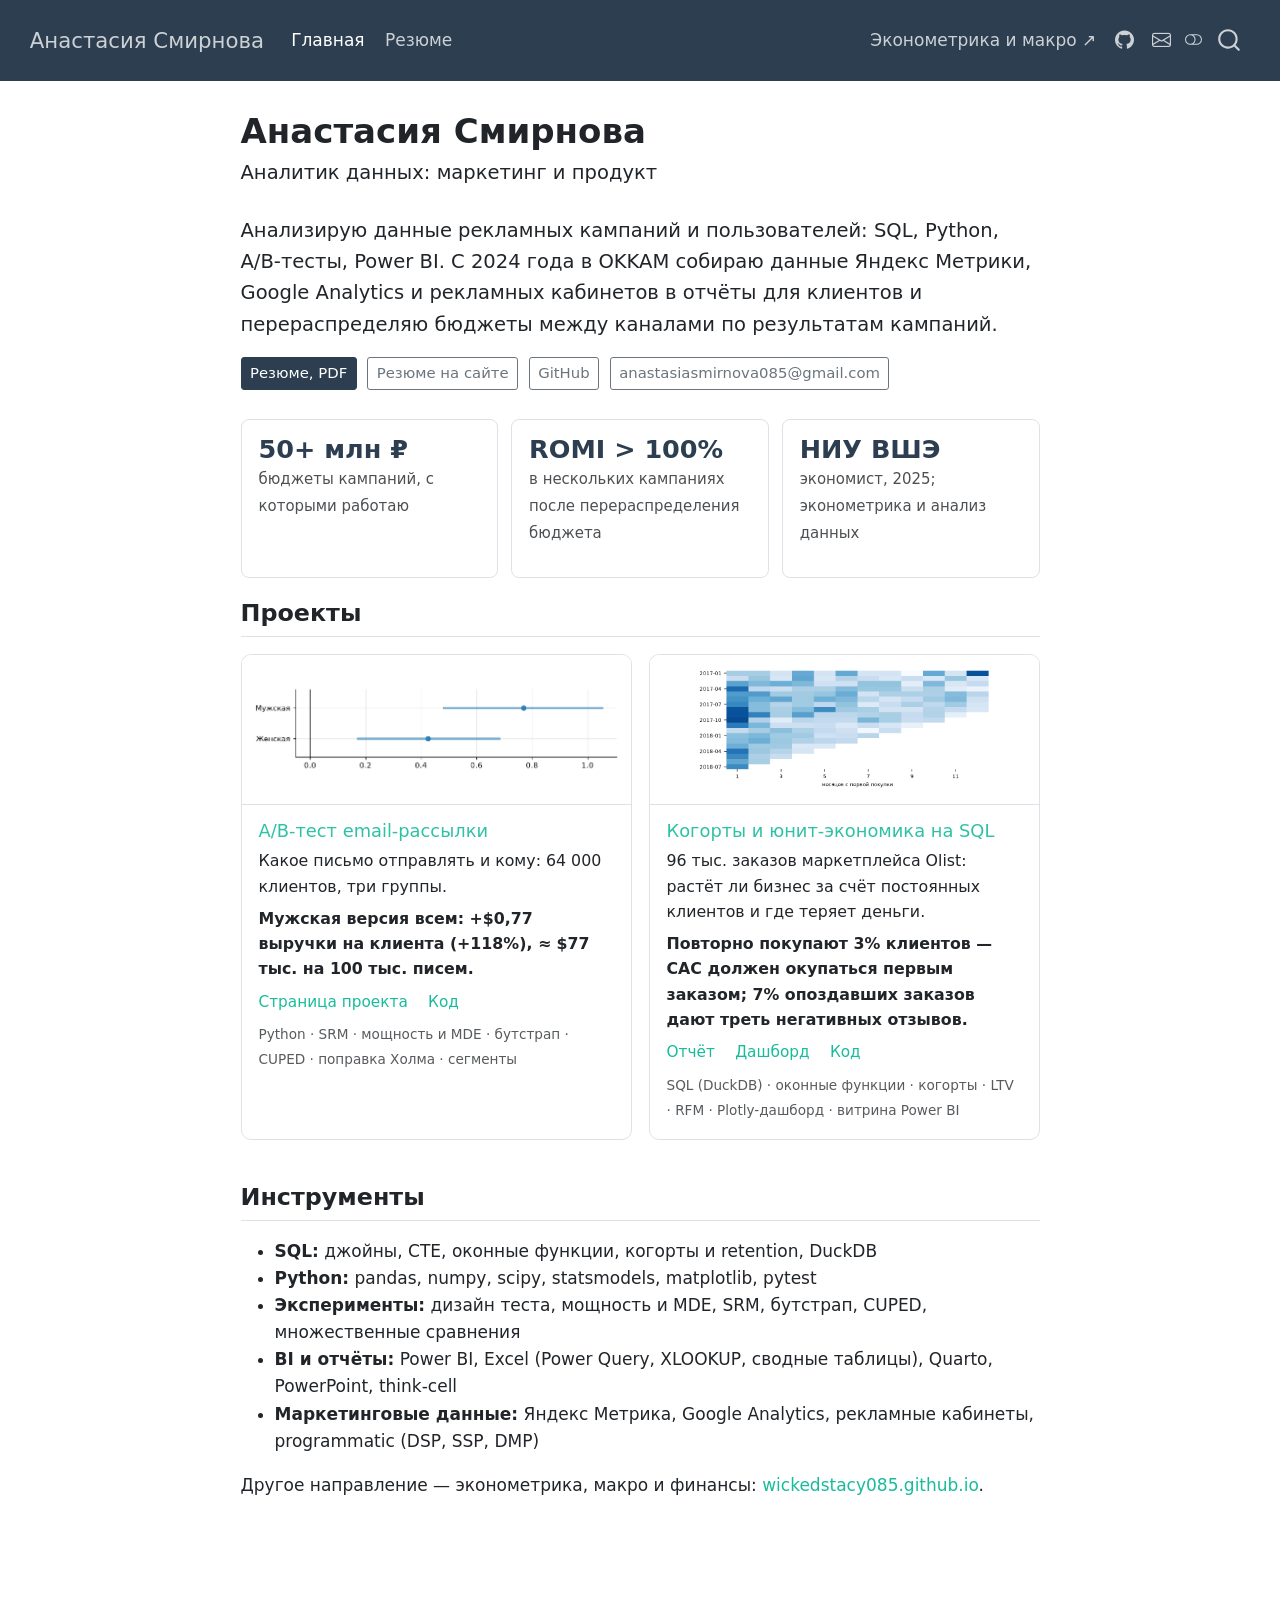
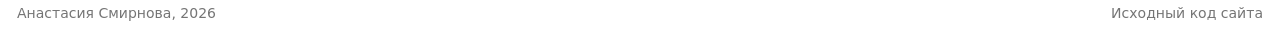
<file: index.html>
<!DOCTYPE html>
<html xmlns="http://www.w3.org/1999/xhtml" lang="ru" xml:lang="ru"><head>

<meta charset="utf-8">
<meta name="generator" content="quarto-1.11.9">

<meta name="viewport" content="width=device-width, initial-scale=1.0, user-scalable=yes">


<title>Анастасия Смирнова</title>
<style>
/* Default styles provided by pandoc.
** See https://pandoc.org/MANUAL.html#variables-for-html for config info.
*/
span.smallcaps{font-variant: small-caps;}
div.columns{display: flex; gap: 1.5em;}
div.column{flex: auto;}
@media screen {
div.columns{gap: min(4vw, 1.5em);}
div.column{overflow-x: auto;}
}
div.hanging-indent{margin-left: 1.5em; text-indent: -1.5em;}
ul.task-list{list-style: none;}
ul.task-list li input[type="checkbox"] {
  width: 0.8em;
  margin: 0 0.8em 0.2em -1em; /* quarto-specific, see https://github.com/quarto-dev/quarto-cli/issues/4556 */ 
  vertical-align: middle;
}
</style>


<script src="site_libs/quarto-nav/quarto-nav.js"></script>
<script src="site_libs/quarto-nav/headroom.min.js"></script>
<script src="site_libs/clipboard/clipboard.min.js"></script>
<script src="site_libs/quarto-search/autocomplete.umd.js"></script>
<script src="site_libs/quarto-search/fuse.min.js"></script>
<script src="site_libs/quarto-search/quarto-search.js"></script>
<meta name="quarto:offset" content="./">
<script src="site_libs/quarto-html/quarto.js" type="module"></script>
<script src="site_libs/quarto-html/tabsets/tabsets.js" type="module"></script>
<script src="site_libs/quarto-html/scrollable-regions/scrollable-regions.js" type="module"></script>
<script src="site_libs/quarto-html/popper.min.js"></script>
<script src="site_libs/quarto-html/tippy.umd.min.js"></script>
<script src="site_libs/quarto-html/anchor.min.js"></script>
<link href="site_libs/quarto-html/tippy.css" rel="stylesheet">
<link href="site_libs/quarto-html/quarto-syntax-highlighting-63b5708e65d6cd79cd7618c58d0c21e7.css" rel="stylesheet" class="quarto-color-scheme" id="quarto-text-highlighting-styles">
<link href="site_libs/quarto-html/quarto-syntax-highlighting-dark-447e42e69aaa9833c0ba1b986f430b20.css" rel="stylesheet" class="quarto-color-scheme quarto-color-alternate" id="quarto-text-highlighting-styles">
<link href="site_libs/quarto-html/quarto-syntax-highlighting-63b5708e65d6cd79cd7618c58d0c21e7.css" rel="stylesheet" class="quarto-color-scheme-extra" id="quarto-text-highlighting-styles">
<script src="site_libs/bootstrap/bootstrap.min.js"></script>
<link href="site_libs/bootstrap/bootstrap-icons.css" rel="stylesheet">
<link href="site_libs/bootstrap/bootstrap-16fb2afdab2c977a88d0d4b7b8294ec5.min.css" rel="stylesheet" append-hash="true" class="quarto-color-scheme" id="quarto-bootstrap" data-mode="light">
<link href="site_libs/bootstrap/bootstrap-dark-0849af376b108c23856351c3808229f8.min.css" rel="stylesheet" append-hash="true" class="quarto-color-scheme quarto-color-alternate" id="quarto-bootstrap" data-mode="dark">
<link href="site_libs/bootstrap/bootstrap-16fb2afdab2c977a88d0d4b7b8294ec5.min.css" rel="stylesheet" append-hash="true" class="quarto-color-scheme-extra" id="quarto-bootstrap" data-mode="light">
<script id="quarto-search-options" type="application/json">{
  "location": "navbar",
  "copy-button": false,
  "collapse-after": 3,
  "panel-placement": "end",
  "type": "overlay",
  "limit": 50,
  "keyboard-shortcut": [
    "f",
    "/",
    "s"
  ],
  "show-item-context": false,
  "language": {
    "search-no-results-text": "Поиск не дал результатов",
    "search-matching-documents-text": "Результаты поиска",
    "search-copy-link-title": "Скопировать ссылку",
    "search-hide-matches-text": "Скрыть дополнительные результаты",
    "search-more-match-text": "дополнительный результат в этом документе",
    "search-more-matches-text": "дополнительных результата(-ов) в этом документе",
    "search-clear-button-title": "Очистить",
    "search-text-placeholder": "",
    "search-detached-cancel-button-title": "Отменить",
    "search-submit-button-title": "Найти",
    "search-label": "Поиск"
  }
}</script>


<meta property="og:title" content="Анастасия Смирнова">
<meta property="og:description" content="Аналитик данных: маркетинг и продукт">
<meta property="og:image" content="https://wickedstacy085.github.io/analytics/assets/ab-test.png">
<meta property="og:site_name" content="Анастасия Смирнова">
<meta property="og:image:alt" content="Прирост выручки на клиента от мужской и женской версий письма с доверительными интервалами">
<meta property="og:image:height" content="187">
<meta property="og:image:width" content="759">
</head>

<body class="nav-fixed fullcontent quarto-light"><a id="quarto-skip-link" class="visually-hidden-focusable" href="#quarto-document-content">Skip to main content</a><script id="quarto-html-before-body" type="application/javascript">
    const toggleBodyColorMode = (bsSheetEl) => {
      const mode = bsSheetEl.getAttribute("data-mode");
      const bodyEl = window.document.querySelector("body");
      if (mode === "dark") {
        bodyEl.classList.add("quarto-dark");
        bodyEl.classList.remove("quarto-light");
      } else {
        bodyEl.classList.add("quarto-light");
        bodyEl.classList.remove("quarto-dark");
      }
    }
    const toggleBodyColorPrimary = () => {
      const bsSheetEl = window.document.querySelector("link#quarto-bootstrap:not([rel=disabled-stylesheet])");
      if (bsSheetEl) {
        toggleBodyColorMode(bsSheetEl);
      }
    }
    const setColorSchemeToggle = (alternate) => {
      const toggles = window.document.querySelectorAll('.quarto-color-scheme-toggle');
      for (let i=0; i < toggles.length; i++) {
        const toggle = toggles[i];
        if (toggle) {
          toggle.setAttribute("aria-checked", alternate ? "true" : "false");
          if (alternate) {
            toggle.classList.add("alternate");
          } else {
            toggle.classList.remove("alternate");
          }
        }
      }
    };
    const toggleColorMode = (alternate) => {
      // Switch the stylesheets
      const primaryStylesheets = window.document.querySelectorAll('link.quarto-color-scheme:not(.quarto-color-alternate)');
      const alternateStylesheets = window.document.querySelectorAll('link.quarto-color-scheme.quarto-color-alternate');
      manageTransitions('#quarto-margin-sidebar .nav-link', false);
      if (alternate) {
        // note: dark is layered on light, we don't disable primary!
        enableStylesheet(alternateStylesheets);
        for (const sheetNode of alternateStylesheets) {
          if (sheetNode.id === "quarto-bootstrap") {
            toggleBodyColorMode(sheetNode);
          }
        }
      } else {
        disableStylesheet(alternateStylesheets);
        enableStylesheet(primaryStylesheets)
        toggleBodyColorPrimary();
      }
      manageTransitions('#quarto-margin-sidebar .nav-link', true);
      // Switch the toggles
      setColorSchemeToggle(alternate)
    }
    // Hack to workaround the fact that safari doesn't
    // properly recolor the scrollbar when toggling (#1455).
    // Not run on load: stylesheets are set before first paint there, and
    // scrolling would undo the scroll to a URL fragment (#14973).
    // The one pixel nudge keeps the reader where they were.
    const refreshSafariScrollbar = () => {
      if (navigator.userAgent.indexOf('Safari') > 0 && navigator.userAgent.indexOf('Chrome') == -1) {
        manageTransitions("body", false);
        const scrollY = window.scrollY;
        window.scrollTo(0, scrollY > 0 ? scrollY - 1 : 1);
        setTimeout(() => {
          window.scrollTo(0, scrollY);
          manageTransitions("body", true);
        }, 40);
      }
    }
    const disableStylesheet = (stylesheets) => {
      for (let i=0; i < stylesheets.length; i++) {
        const stylesheet = stylesheets[i];
        stylesheet.rel = 'disabled-stylesheet';
      }
    }
    const enableStylesheet = (stylesheets) => {
      for (let i=0; i < stylesheets.length; i++) {
        const stylesheet = stylesheets[i];
        if(stylesheet.rel !== 'stylesheet') { // for Chrome, which will still FOUC without this check
          stylesheet.rel = 'stylesheet';
        }
      }
    }
    const manageTransitions = (selector, allowTransitions) => {
      const els = window.document.querySelectorAll(selector);
      for (let i=0; i < els.length; i++) {
        const el = els[i];
        if (allowTransitions) {
          el.classList.remove('notransition');
        } else {
          el.classList.add('notransition');
        }
      }
    }
    const isFileUrl = () => {
      return window.location.protocol === 'file:';
    }
    const hasAlternateSentinel = () => {
      let styleSentinel = getColorSchemeSentinel();
      if (styleSentinel !== null) {
        return styleSentinel === "alternate";
      } else {
        return false;
      }
    }
    const setStyleSentinel = (alternate) => {
      const value = alternate ? "alternate" : "default";
      if (!isFileUrl()) {
        window.localStorage.setItem("quarto-color-scheme", value);
      } else {
        localAlternateSentinel = value;
      }
    }
    const getColorSchemeSentinel = () => {
      if (!isFileUrl()) {
        const storageValue = window.localStorage.getItem("quarto-color-scheme");
        return storageValue != null ? storageValue : localAlternateSentinel;
      } else {
        return localAlternateSentinel;
      }
    }
    const toggleGiscusIfUsed = (isAlternate, darkModeDefault) => {
      const baseTheme = document.querySelector('#giscus-base-theme')?.value ?? 'light';
      const alternateTheme = document.querySelector('#giscus-alt-theme')?.value ?? 'dark';
      let newTheme = '';
      if(authorPrefersDark) {
        newTheme = isAlternate ? baseTheme : alternateTheme;
      } else {
        newTheme = isAlternate ? alternateTheme : baseTheme;
      }
      const changeGiscusTheme = () => {
        // From: https://github.com/giscus/giscus/issues/336
        const sendMessage = (message) => {
          const iframe = document.querySelector('iframe.giscus-frame');
          if (!iframe) return;
          iframe.contentWindow.postMessage({ giscus: message }, 'https://giscus.app');
        }
        sendMessage({
          setConfig: {
            theme: newTheme
          }
        });
      }
      const isGiscussLoaded = window.document.querySelector('iframe.giscus-frame') !== null;
      if (isGiscussLoaded) {
        changeGiscusTheme();
      }
    };
    const authorPrefersDark = false;
    const darkModeDefault = authorPrefersDark;
      document.querySelector('link#quarto-text-highlighting-styles.quarto-color-scheme-extra').rel = 'disabled-stylesheet';
      document.querySelector('link#quarto-bootstrap.quarto-color-scheme-extra').rel = 'disabled-stylesheet';
    let localAlternateSentinel = darkModeDefault ? 'alternate' : 'default';
    // Dark / light mode switch
    window.quartoToggleColorScheme = () => {
      // Read the current dark / light value
      let toAlternate = !hasAlternateSentinel();
      toggleColorMode(toAlternate);
      refreshSafariScrollbar();
      setStyleSentinel(toAlternate);
      toggleGiscusIfUsed(toAlternate, darkModeDefault);
      window.dispatchEvent(new Event('resize'));
    };
    // Switch to dark mode if need be
    if (hasAlternateSentinel()) {
      toggleColorMode(true);
    } else {
      toggleColorMode(false);
    }
  </script>

<div id="quarto-search-results"></div>
  <header id="quarto-header" class="headroom fixed-top">
    <nav class="navbar navbar-expand-lg " data-bs-theme="dark" aria-label="Сайт">
      <div class="navbar-container container-fluid">
      <div class="navbar-brand-container mx-auto">
    <a class="navbar-brand" href="./index.html">
    <span class="navbar-title">Анастасия Смирнова</span>
    </a>
  </div>
          <button class="navbar-toggler" type="button" data-bs-toggle="collapse" data-bs-target="#navbarCollapse" aria-controls="navbarCollapse" aria-expanded="false" aria-label="Переключить навигацию" onclick="if (window.quartoToggleHeadroom) { window.quartoToggleHeadroom(); }">
  <span class="navbar-toggler-icon"></span>
</button>
          <div class="collapse navbar-collapse" id="navbarCollapse">
            <ul class="navbar-nav navbar-nav-scroll me-auto">
  <li class="nav-item">
    <a class="nav-link active" href="./index.html" aria-current="page"> 
<span class="menu-text">Главная</span></a>
  </li>  
  <li class="nav-item">
    <a class="nav-link" href="./cv.html"> 
<span class="menu-text">Резюме</span></a>
  </li>  
</ul>
            <ul class="navbar-nav navbar-nav-scroll ms-auto">
  <li class="nav-item">
    <a class="nav-link" href="https://wickedstacy085.github.io/"> 
<span class="menu-text">Эконометрика и макро ↗</span></a>
  </li>  
  <li class="nav-item compact">
    <a class="nav-link" href="https://github.com/wickedstacy085"> <i class="bi bi-github" role="img" aria-label="GitHub">
</i> 
<span class="menu-text"></span></a>
  </li>  
  <li class="nav-item compact">
    <a class="nav-link" href="mailto:anastasiasmirnova085@gmail.com"> <i class="bi bi-envelope" role="img" aria-label="Email">
</i> 
<span class="menu-text"></span></a>
  </li>  
</ul>
          </div> <!-- /navcollapse -->
            <div class="quarto-navbar-tools">
  <button type="button" role="switch" aria-checked="false" class="quarto-color-scheme-toggle quarto-navigation-tool  px-1" onclick="window.quartoToggleColorScheme(); return false;" title="Переключить темный режим" aria-label="Переключить темный режим"><i class="bi"></i></button>
</div>
            <div id="quarto-search" class="" title="Поиск"></div>
      </div> <!-- /container-fluid -->
    </nav>
</header>
<!-- content -->
<div id="quarto-content" class="quarto-container page-columns page-rows-contents page-layout-article page-navbar">
<!-- sidebar -->
<!-- margin-sidebar -->
    
<!-- main -->
<main class="content" id="quarto-document-content" tabindex="-1">


<header id="title-block-header" class="quarto-title-block default">
<div class="quarto-title">
<h1 class="title">Анастасия Смирнова</h1>
<p class="subtitle lead">Аналитик данных: маркетинг и продукт</p>
</div>



<div class="quarto-title-meta">

    
  
    
  </div>
  


</header>


<div class="lead">
<p>Анализирую данные рекламных кампаний и пользователей: SQL, Python, A/B-тесты, Power BI. С 2024 года в OKKAM собираю данные Яндекс Метрики, Google Analytics и рекламных кабинетов в отчёты для клиентов и перераспределяю бюджеты между каналами по результатам кампаний.</p>
</div>
<p><a href="cv-product.pdf" class="btn btn-primary btn-sm">Резюме, PDF</a> <a href="./cv.html" class="btn btn-outline-secondary btn-sm">Резюме на сайте</a> <a href="https://github.com/wickedstacy085" class="btn btn-outline-secondary btn-sm">GitHub</a> <a href="mailto:anastasiasmirnova085@gmail.com" class="btn btn-outline-secondary btn-sm">anastasiasmirnova085@gmail.com</a></p>
<div class="kpis">
<div class="kpi">
<p><strong>50+ млн ₽</strong> <span>бюджеты кампаний, с которыми работаю</span></p>
</div>
<div class="kpi">
<p><strong>ROMI &gt; 100%</strong> <span>в нескольких кампаниях после перераспределения бюджета</span></p>
</div>
<div class="kpi">
<p><strong>НИУ ВШЭ</strong> <span>экономист, 2025; эконометрика и анализ данных</span></p>
</div>
</div>
<section id="проекты" class="level2">
<h2 class="anchored" data-anchor-id="проекты">Проекты</h2>
<div class="cards">
<div class="card-project">
<p><img src="assets/ab-test.png" class="img-fluid" alt="Прирост выручки на клиента от мужской и женской версий письма с доверительными интервалами"></p>
<section id="ab-тест-email-рассылки" class="level3 body">
<h3 class="anchored" data-anchor-id="ab-тест-email-рассылки"><a href="https://wickedstacy085.github.io/ab-test-email/">A/B-тест email-рассылки</a></h3>
<p>Какое письмо отправлять и кому: 64 000 клиентов, три группы.</p>
<p><span class="result">Мужская версия всем: +$0,77 выручки на клиента (+118%), ≈ $77 тыс. на 100 тыс. писем.</span></p>
<div class="links">
<p><a href="https://wickedstacy085.github.io/ab-test-email/">Страница проекта</a> <a href="https://github.com/wickedstacy085/ab-test-email">Код</a></p>
</div>
<p><span class="tags">Python · SRM · мощность и MDE · бутстрап · CUPED · поправка Холма · сегменты</span></p>
</section>
</div>
<div class="card-project">
<p><img src="assets/ecommerce-sql.png" class="img-fluid" alt="Тепловая карта retention когорт: почти все значения меньше 1%"></p>
<section id="когорты-и-юнит-экономика-на-sql" class="level3 body">
<h3 class="anchored" data-anchor-id="когорты-и-юнит-экономика-на-sql"><a href="https://wickedstacy085.github.io/ecommerce-sql/">Когорты и юнит-экономика на SQL</a></h3>
<p>96 тыс. заказов маркетплейса Olist: растёт ли бизнес за счёт постоянных клиентов и где теряет деньги.</p>
<p><span class="result">Повторно покупают 3% клиентов — CAC должен окупаться первым заказом; 7% опоздавших заказов дают треть негативных отзывов.</span></p>
<div class="links">
<p><a href="https://wickedstacy085.github.io/ecommerce-sql/">Отчёт</a> <a href="https://wickedstacy085.github.io/ecommerce-sql/dashboard.html">Дашборд</a> <a href="https://github.com/wickedstacy085/ecommerce-sql">Код</a></p>
</div>
<p><span class="tags">SQL (DuckDB) · оконные функции · когорты · LTV · RFM · Plotly-дашборд · витрина Power BI</span></p>
</section>
</div>
</div>
</section>
<section id="инструменты" class="level2">
<h2 class="anchored" data-anchor-id="инструменты">Инструменты</h2>
<ul>
<li><strong>SQL:</strong> джойны, CTE, оконные функции, когорты и retention, DuckDB</li>
<li><strong>Python:</strong> pandas, numpy, scipy, statsmodels, matplotlib, pytest</li>
<li><strong>Эксперименты:</strong> дизайн теста, мощность и MDE, SRM, бутстрап, CUPED, множественные сравнения</li>
<li><strong>BI и отчёты:</strong> Power BI, Excel (Power Query, XLOOKUP, сводные таблицы), Quarto, PowerPoint, think-cell</li>
<li><strong>Маркетинговые данные:</strong> Яндекс Метрика, Google Analytics, рекламные кабинеты, programmatic (DSP, SSP, DMP)</li>
</ul>
<p>Другое направление — эконометрика, макро и финансы: <a href="https://wickedstacy085.github.io/">wickedstacy085.github.io</a>.</p>


</section>

</main> <!-- /main -->
<script id="quarto-html-after-body" type="application/javascript">
  window.document.addEventListener("DOMContentLoaded", function (event) {
    // Ensure there is a toggle, if there isn't float one in the top right
    if (window.document.querySelector('.quarto-color-scheme-toggle') === null) {
      const toggle = window.document.createElement('button');
      toggle.type = "button";
      toggle.setAttribute("role", "switch");
      toggle.setAttribute("aria-checked", "false");
      toggle.classList.add('top-right');
      toggle.classList.add('quarto-color-scheme-toggle');
      toggle.setAttribute("aria-label", "Переключить темный режим");
      toggle.onclick = function() { try { window.quartoToggleColorScheme(); } catch {} return false; };
      const i = window.document.createElement("i");
      i.classList.add('bi');
      toggle.appendChild(i);
      // Put the toggle in a landmark of its own, so that landmark navigation
      // can reach it.
      //
      // The container is always a fresh direct child of body, and the toggle is
      // never moved into page furniture that the theme or the author controls.
      // The toggle is positioned against the page, so any ancestor that
      // establishes a containing block captures it: a positioned element or a
      // grid for position: absolute, and transform, filter, will-change or
      // contain for position: fixed. A direct child of body has none of these
      // to inherit, and the shift when one appears is silent and visual.
      //
      // ARIA says a document should have at most one banner, and axe reports a
      // duplicate whether or not the banners carry distinct labels. So use a
      // header when the page has no banner yet, and a named region otherwise.
      //
      // A header is a banner wherever it sits, unless it is inside sectioning
      // content, so this cannot just look at the children of body: a custom
      // page layout wraps the title block header in a plain div. An explicit
      // role="banner" always counts.
      const sectioning = 'article, aside, main, nav, section, [role="article"], [role="complementary"], [role="main"], [role="navigation"], [role="region"]';
      const hasBanner = Array.from(
        window.document.querySelectorAll('header:not([role]), [role="banner"]')
      ).some(function(el) {
        return el.hasAttribute("role") || el.closest(sectioning) === null;
      });
      const container = window.document.createElement(hasBanner ? "div" : "header");
      if (hasBanner) {
        container.setAttribute("role", "region");
        container.setAttribute("aria-label", "Переключить темный режим");
      }
      container.classList.add('quarto-color-scheme-toggle-container');
      container.appendChild(toggle);
      window.document.body.appendChild(container);
    }
    setColorSchemeToggle(hasAlternateSentinel())
    const icon = "";
    const anchorJS = new window.AnchorJS();
    anchorJS.options = {
      placement: 'right',
      icon: icon
    };
    anchorJS.add('.anchored');
    const isCodeAnnotation = (el) => {
      for (const clz of el.classList) {
        if (clz.startsWith('code-annotation-')) {                     
          return true;
        }
      }
      return false;
    }
    const onCopySuccess = function(e) {
      // button target
      const button = e.trigger;
      // don't keep focus
      button.blur();
      // flash "checked"
      button.classList.add('code-copy-button-checked');
      var currentTitle = button.getAttribute("title");
      button.setAttribute("title", "Скопировано");
      let tooltip;
      if (window.bootstrap) {
        button.setAttribute("data-bs-toggle", "tooltip");
        button.setAttribute("data-bs-placement", "left");
        button.setAttribute("data-bs-title", "Скопировано");
        tooltip = new bootstrap.Tooltip(button, 
          { trigger: "manual", 
            customClass: "code-copy-button-tooltip",
            offset: [0, -8]});
        tooltip.show();    
      }
      setTimeout(function() {
        if (tooltip) {
          tooltip.hide();
          button.removeAttribute("data-bs-title");
          button.removeAttribute("data-bs-toggle");
          button.removeAttribute("data-bs-placement");
        }
        button.setAttribute("title", currentTitle);
        button.classList.remove('code-copy-button-checked');
      }, 1000);
      // clear code selection
      e.clearSelection();
    }
    const getTextToCopy = function(trigger) {
      const outerScaffold = trigger.parentElement.cloneNode(true);
      const codeEl = outerScaffold.querySelector('code');
      for (const childEl of codeEl.children) {
        if (isCodeAnnotation(childEl)) {
          childEl.remove();
        }
      }
      return codeEl.innerText;
    }
    const clipboard = new window.ClipboardJS('.code-copy-button:not([data-in-quarto-modal])', {
      text: getTextToCopy
    });
    clipboard.on('success', onCopySuccess);
    if (window.document.getElementById('quarto-embedded-source-code-modal')) {
      const clipboardModal = new window.ClipboardJS('.code-copy-button[data-in-quarto-modal]', {
        text: getTextToCopy,
        container: window.document.getElementById('quarto-embedded-source-code-modal')
      });
      clipboardModal.on('success', onCopySuccess);
    }
      var localhostRegex = new RegExp(/^(?:http|https):\/\/localhost\:?[0-9]*\//);
      var mailtoRegex = new RegExp(/^mailto:/);
        var filterRegex = new RegExp("https:\/\/wickedstacy085\.github\.io\/analytics");
      var isInternal = (href) => {
          return filterRegex.test(href) || localhostRegex.test(href) || mailtoRegex.test(href);
      }
      // Inspect non-navigation links and adorn them if external
      window.quartoDecorateExternalLinks = function (root) {
     var links = (root || window.document).querySelectorAll('a[href]:not(.nav-link):not(.navbar-brand):not(.toc-action):not(.sidebar-link):not(.sidebar-item-toggle):not(.pagination-link):not(.no-external):not([aria-hidden]):not(.dropdown-item):not(.quarto-navigation-tool):not(.about-link)');
      for (var i=0; i<links.length; i++) {
        const link = links[i];
        if (!isInternal(link.href)) {
          // undo the damage that might have been done by quarto-nav.js in the case of
          // links that we want to consider external
          if (link.dataset.originalHref !== undefined) {
            link.href = link.dataset.originalHref;
          }
          if (!link.classList.contains('no-external-icon')) {
          }
        }
      }
      };
      window.quartoDecorateExternalLinks(window.document);
    // Esc closes the popup (WCAG 1.4.13) and focus leaving both trigger and
    // popup closes it (WCAG 2.4.11); tippy handles neither for interactive popups.
    const hideOnEscAndFocusOut = {
      name: 'hideOnEscAndFocusOut',
      defaultValue: true,
      fn(instance) {
        const dismiss = () => {
          // A show scheduled by the trigger delay would otherwise reopen it
          instance.clearDelayTimeouts();
          instance.hide();
        };
        const onKeyDown = (event) => {
          if (event.key !== 'Escape') {
            return;
          }
          // Keep Esc from also reaching page handlers (e.g. reveal.js overview),
          // except an open reveal.js slide menu, which Esc should close too.
          // The menu handles keys only when its keyboard option is on.
          const menuHandlesEsc = window.Reveal?.getPlugin?.('menu')?.isOpen() &&
            window.Reveal.getConfig().menu?.keyboard !== false;
          if (!menuHandlesEsc) {
            event.stopPropagation();
          }
          if (instance.popper.contains(window.document.activeElement)) {
            // Disabled while refocusing so the focus trigger does not reopen it
            instance.disable();
            instance.reference.focus();
            instance.enable();
          }
          dismiss();
        };
        const onFocusOut = (event) => {
          const target = event.relatedTarget;
          if (target && !instance.reference.contains(target) &&
              !instance.popper.contains(target)) {
            dismiss();
          }
        };
        // On the trigger too: a click trigger (code-annotations: select) has no
        // blur handling. Attached for the instance's lifetime so leaving the
        // trigger also cancels a show still pending on the trigger delay.
        instance.reference.addEventListener('focusout', onFocusOut);
        return {
          onShow() {
            window.document.addEventListener('keydown', onKeyDown, true);
            instance.popper.addEventListener('focusout', onFocusOut);
          },
          onHide() {
            window.document.removeEventListener('keydown', onKeyDown, true);
            instance.popper.removeEventListener('focusout', onFocusOut);
          },
          onDestroy() {
            instance.reference.removeEventListener('focusout', onFocusOut);
          },
        };
      },
    };
    function tippyHover(el, contentFn, onTriggerFn, onUntriggerFn) {
      const config = {
        allowHTML: true,
        maxWidth: 500,
        delay: 100,
        arrow: false,
        appendTo: function(el) {
            return el.parentElement;
        },
        interactive: true,
        interactiveBorder: 10,
        theme: 'quarto',
        placement: 'bottom-start',
        plugins: [hideOnEscAndFocusOut],
      };
      if (contentFn) {
        config.content = contentFn;
      }
      if (onTriggerFn) {
        config.onTrigger = onTriggerFn;
      }
      if (onUntriggerFn) {
        config.onUntrigger = onUntriggerFn;
      }
      window.tippy(el, config); 
    }
    const noterefs = window.document.querySelectorAll('a[role="doc-noteref"]');
    for (var i=0; i<noterefs.length; i++) {
      const ref = noterefs[i];
      tippyHover(ref, function() {
        // use id or data attribute instead here
        let href = ref.getAttribute('data-footnote-href') || ref.getAttribute('href');
        try { href = new URL(href).hash; } catch {}
        const id = href.replace(/^#\/?/, "");
        const note = window.document.getElementById(id);
        if (note) {
          return note.innerHTML;
        } else {
          return "";
        }
      });
    }
    const xrefs = window.document.querySelectorAll('a.quarto-xref');
    const processXRef = (id, note) => {
      // Strip column container classes
      const stripColumnClz = (el) => {
        el.classList.remove("page-full", "page-columns");
        if (el.children) {
          for (const child of el.children) {
            stripColumnClz(child);
          }
        }
      }
      stripColumnClz(note)
      if (id === null || id.startsWith('sec-')) {
        // Special case sections, only their first couple elements
        const container = document.createElement("div");
        if (note.children && note.children.length > 2) {
          container.appendChild(note.children[0].cloneNode(true));
          for (let i = 1; i < note.children.length; i++) {
            const child = note.children[i];
            if (child.tagName === "P" && child.innerText === "") {
              continue;
            } else {
              container.appendChild(child.cloneNode(true));
              break;
            }
          }
          if (window.Quarto?.typesetMath) {
            window.Quarto.typesetMath(container);
          }
          return container.innerHTML
        } else {
          if (window.Quarto?.typesetMath) {
            window.Quarto.typesetMath(note);
          }
          return note.innerHTML;
        }
      } else {
        // Remove any anchor links if they are present
        const anchorLink = note.querySelector('a.anchorjs-link');
        if (anchorLink) {
          anchorLink.remove();
        }
        if (window.Quarto?.typesetMath) {
          window.Quarto.typesetMath(note);
        }
        if (note.classList.contains("callout")) {
          return note.outerHTML;
        } else {
          return note.innerHTML;
        }
      }
    }
    for (var i=0; i<xrefs.length; i++) {
      const xref = xrefs[i];
      tippyHover(xref, undefined, function(instance) {
        instance.disable();
        let url = xref.getAttribute('href');
        let hash = undefined; 
        if (url.startsWith('#')) {
          hash = url;
        } else {
          try { hash = new URL(url).hash; } catch {}
        }
        if (hash) {
          const id = hash.replace(/^#\/?/, "");
          const note = window.document.getElementById(id);
          if (note !== null) {
            try {
              const html = processXRef(id, note.cloneNode(true));
              instance.setContent(html);
            } finally {
              instance.enable();
              instance.show();
            }
          } else {
            // See if we can fetch this
            fetch(url.split('#')[0])
            .then(res => res.text())
            .then(html => {
              const parser = new DOMParser();
              const htmlDoc = parser.parseFromString(html, "text/html");
              const note = htmlDoc.getElementById(id);
              if (note !== null) {
                const html = processXRef(id, note);
                instance.setContent(html);
              } 
            }).finally(() => {
              instance.enable();
              instance.show();
            });
          }
        } else {
          // See if we can fetch a full url (with no hash to target)
          // This is a special case and we should probably do some content thinning / targeting
          fetch(url)
          .then(res => res.text())
          .then(html => {
            const parser = new DOMParser();
            const htmlDoc = parser.parseFromString(html, "text/html");
            const note = htmlDoc.querySelector('main.content');
            if (note !== null) {
              // This should only happen for chapter cross references
              // (since there is no id in the URL)
              // remove the first header
              if (note.children.length > 0 && note.children[0].tagName === "HEADER") {
                note.children[0].remove();
              }
              const html = processXRef(null, note);
              instance.setContent(html);
            } 
          }).finally(() => {
            instance.enable();
            instance.show();
          });
        }
      }, function(instance) {
      });
    }
        let selectedAnnoteEl;
        const selectorForAnnotation = ( cell, annotation) => {
          let cellAttr = 'data-code-cell="' + cell + '"';
          let lineAttr = 'data-code-annotation="' +  annotation + '"';
          const selector = 'span[' + cellAttr + '][' + lineAttr + ']';
          return selector;
        }
        const selectCodeLines = (annoteEl) => {
          const doc = window.document;
          const targetCell = annoteEl.getAttribute("data-target-cell");
          const targetAnnotation = annoteEl.getAttribute("data-target-annotation");
          const annoteSpan = window.document.querySelector(selectorForAnnotation(targetCell, targetAnnotation));
          const lines = annoteSpan.getAttribute("data-code-lines").split(",");
          const lineIds = lines.map((line) => {
            return targetCell + "-" + line;
          })
          // Each band is positioned against its own containing block, which is
          // not the offsetParent of the lines, so place it from client rects.
          const placeBand = (band, firstEl, lastEl, codeBlock) => {
            const container = band.offsetParent;
            if (container === null) {
              return;
            }
            const containerRect = container.getBoundingClientRect();
            // Reveal.js scales slides with a transform, so convert client
            // pixels back to the CSS pixels of the container.
            const scale = containerRect.height / container.offsetHeight || 1;
            const firstRect = firstEl.getBoundingClientRect();
            const lastRect = lastEl.getBoundingClientRect();
            const top = (firstRect.top - containerRect.top) / scale - container.clientTop + container.scrollTop;
            const height = (lastRect.bottom - firstRect.top) / scale;
            band.style.top = top - 2 + "px";
            band.style.height = height + 4 + "px";
            if (codeBlock) {
              // Without the copy button wrapper, the containing block is wider
              // than the code block, so span the code block explicitly.
              const blockRect = codeBlock.getBoundingClientRect();
              band.style.left = (blockRect.left - containerRect.left) / scale - container.clientLeft + container.scrollLeft + "px";
              band.style.width = blockRect.width / scale + "px";
            }
          };
          if (lineIds.length > 0) {
            const el = window.document.getElementById(lineIds[0]);
            const lastEl = window.document.getElementById(lineIds[lineIds.length - 1]);
            const parent = el.parentElement.parentElement;
            // cook up a div (if necessary) and position it
            let div = window.document.getElementById("code-annotation-line-highlight");
            if (div === null) {
              div = window.document.createElement("div");
              div.setAttribute("id", "code-annotation-line-highlight");
              div.style.position = 'absolute';
              parent.appendChild(div);
            }
            placeBand(div, el, lastEl, parent.closest("div.sourceCode") || parent);
            let gutterDiv = window.document.getElementById("code-annotation-line-highlight-gutter");
            if (gutterDiv === null) {
              gutterDiv = window.document.createElement("div");
              gutterDiv.setAttribute("id", "code-annotation-line-highlight-gutter");
              gutterDiv.style.position = 'absolute';
              const codeCell = window.document.getElementById(targetCell);
              const gutter = codeCell.querySelector('.code-annotation-gutter');
              gutter.appendChild(gutterDiv);
            }
            placeBand(gutterDiv, el, lastEl);
            selectedAnnoteEl = annoteEl;
          }
        };
        const unselectCodeLines = () => {
          const elementsIds = ["code-annotation-line-highlight", "code-annotation-line-highlight-gutter"];
          elementsIds.forEach((elId) => {
            const div = window.document.getElementById(elId);
            if (div) {
              div.remove();
            }
          });
          selectedAnnoteEl = undefined;
        };
          // Handle positioning of the toggle
      window.addEventListener(
        "resize",
        throttle(() => {
          elRect = undefined;
          if (selectedAnnoteEl) {
            selectCodeLines(selectedAnnoteEl);
          }
        }, 10)
      );
      function throttle(fn, ms) {
      let throttle = false;
      let timer;
        return (...args) => {
          if(!throttle) { // first call gets through
              fn.apply(this, args);
              throttle = true;
          } else { // all the others get throttled
              if(timer) clearTimeout(timer); // cancel #2
              timer = setTimeout(() => {
                fn.apply(this, args);
                timer = throttle = false;
              }, ms);
          }
        };
      }
        // Attach click handler to the DT
        const annoteDls = window.document.querySelectorAll('dt[data-target-cell]');
        for (const annoteDlNode of annoteDls) {
          annoteDlNode.addEventListener('click', (event) => {
            const clickedEl = event.target;
            if (clickedEl !== selectedAnnoteEl) {
              unselectCodeLines();
              const activeEl = window.document.querySelector('dt[data-target-cell].code-annotation-active');
              if (activeEl) {
                activeEl.classList.remove('code-annotation-active');
              }
              selectCodeLines(clickedEl);
              clickedEl.classList.add('code-annotation-active');
            } else {
              // Unselect the line
              unselectCodeLines();
              clickedEl.classList.remove('code-annotation-active');
            }
          });
        }
    const findCites = (el) => {
      const parentEl = el.parentElement;
      if (parentEl) {
        const cites = parentEl.dataset.cites;
        if (cites) {
          return {
            el,
            cites: cites.split(' ')
          };
        } else {
          return findCites(el.parentElement)
        }
      } else {
        return undefined;
      }
    };
    var bibliorefs = window.document.querySelectorAll('a[role="doc-biblioref"]');
    for (var i=0; i<bibliorefs.length; i++) {
      const ref = bibliorefs[i];
      const citeInfo = findCites(ref);
      if (citeInfo) {
        tippyHover(citeInfo.el, function() {
          var popup = window.document.createElement('div');
          citeInfo.cites.forEach(function(cite) {
            var citeDiv = window.document.createElement('div');
            citeDiv.classList.add('hanging-indent');
            citeDiv.classList.add('csl-entry');
            var biblioDiv = window.document.getElementById('ref-' + cite);
            if (biblioDiv) {
              citeDiv.innerHTML = biblioDiv.innerHTML;
            }
            popup.appendChild(citeDiv);
          });
          return popup.innerHTML;
        });
      }
    }
  });
  </script>
  <script type="application/javascript">
  window.quartoScrollableRegionsLabels = {"code":"Прокручиваемый код","output":"Прокручиваемый вывод"};
  </script>
</div> <!-- /content -->
<footer class="footer">
  <div class="nav-footer">
    <div class="nav-footer-left">
<p>Анастасия Смирнова, 2026</p>
</div>   
    <div class="nav-footer-center">
      &nbsp;
    </div>
    <div class="nav-footer-right">
<p><a href="https://github.com/wickedstacy085/analytics">Исходный код сайта</a></p>
</div>
  </div>
</footer>




</body></html>
</file>
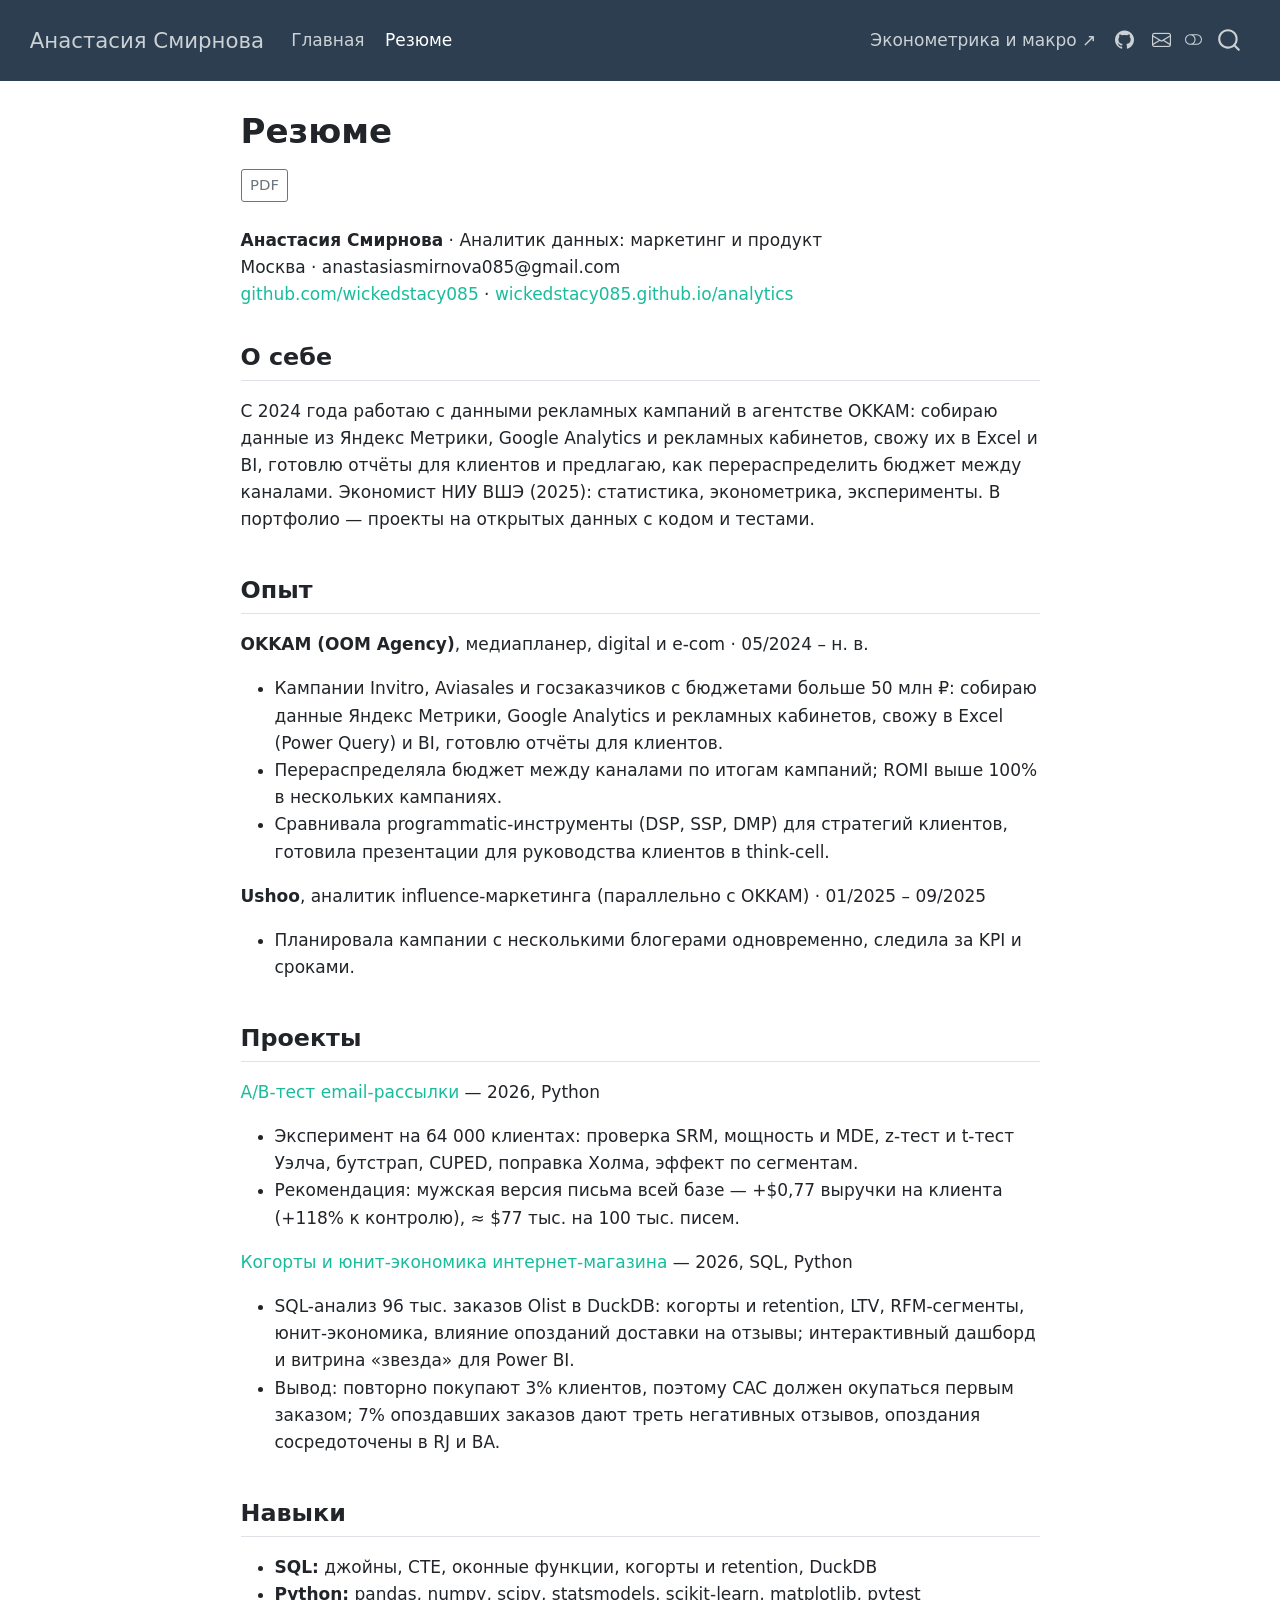
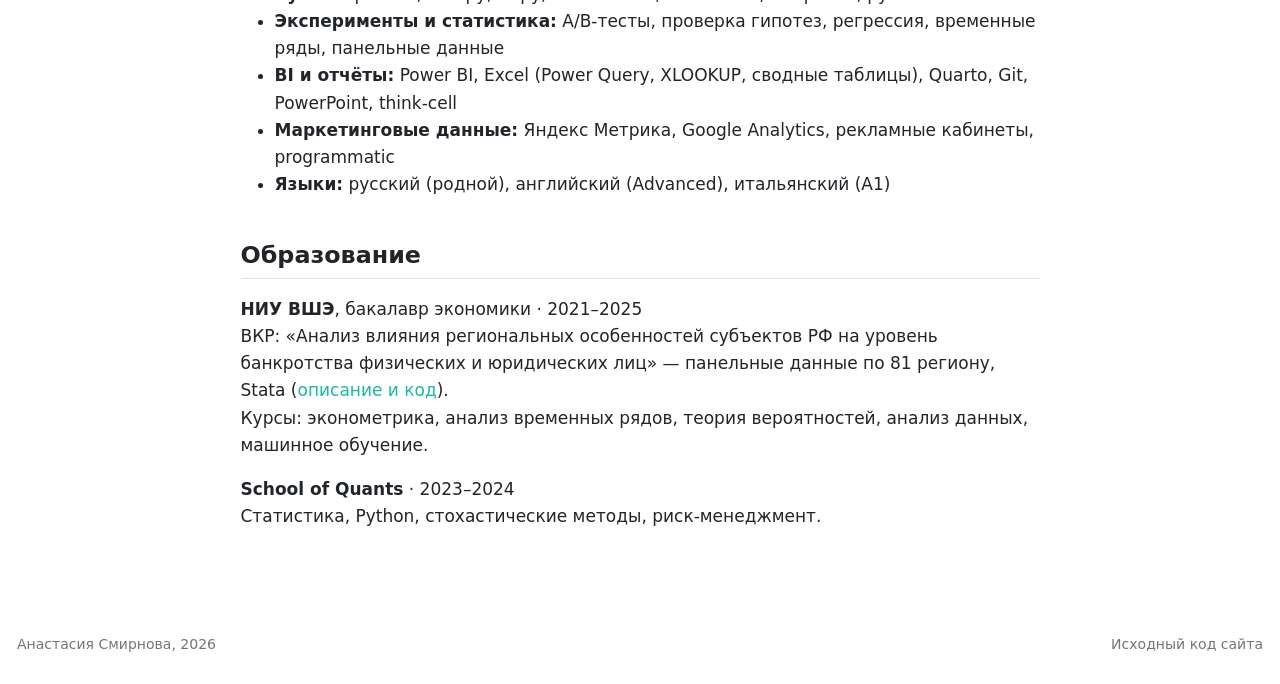
<file: cv.html>
<!DOCTYPE html>
<html xmlns="http://www.w3.org/1999/xhtml" lang="ru" xml:lang="ru"><head>

<meta charset="utf-8">
<meta name="generator" content="quarto-1.11.9">

<meta name="viewport" content="width=device-width, initial-scale=1.0, user-scalable=yes">


<title>Резюме – Анастасия Смирнова</title>
<style>
/* Default styles provided by pandoc.
** See https://pandoc.org/MANUAL.html#variables-for-html for config info.
*/
span.smallcaps{font-variant: small-caps;}
div.columns{display: flex; gap: 1.5em;}
div.column{flex: auto;}
@media screen {
div.columns{gap: min(4vw, 1.5em);}
div.column{overflow-x: auto;}
}
div.hanging-indent{margin-left: 1.5em; text-indent: -1.5em;}
ul.task-list{list-style: none;}
ul.task-list li input[type="checkbox"] {
  width: 0.8em;
  margin: 0 0.8em 0.2em -1em; /* quarto-specific, see https://github.com/quarto-dev/quarto-cli/issues/4556 */ 
  vertical-align: middle;
}
</style>


<script src="site_libs/quarto-nav/quarto-nav.js"></script>
<script src="site_libs/quarto-nav/headroom.min.js"></script>
<script src="site_libs/clipboard/clipboard.min.js"></script>
<script src="site_libs/quarto-search/autocomplete.umd.js"></script>
<script src="site_libs/quarto-search/fuse.min.js"></script>
<script src="site_libs/quarto-search/quarto-search.js"></script>
<meta name="quarto:offset" content="./">
<script src="site_libs/quarto-html/quarto.js" type="module"></script>
<script src="site_libs/quarto-html/tabsets/tabsets.js" type="module"></script>
<script src="site_libs/quarto-html/scrollable-regions/scrollable-regions.js" type="module"></script>
<script src="site_libs/quarto-html/popper.min.js"></script>
<script src="site_libs/quarto-html/tippy.umd.min.js"></script>
<script src="site_libs/quarto-html/anchor.min.js"></script>
<link href="site_libs/quarto-html/tippy.css" rel="stylesheet">
<link href="site_libs/quarto-html/quarto-syntax-highlighting-63b5708e65d6cd79cd7618c58d0c21e7.css" rel="stylesheet" class="quarto-color-scheme" id="quarto-text-highlighting-styles">
<link href="site_libs/quarto-html/quarto-syntax-highlighting-dark-447e42e69aaa9833c0ba1b986f430b20.css" rel="stylesheet" class="quarto-color-scheme quarto-color-alternate" id="quarto-text-highlighting-styles">
<link href="site_libs/quarto-html/quarto-syntax-highlighting-63b5708e65d6cd79cd7618c58d0c21e7.css" rel="stylesheet" class="quarto-color-scheme-extra" id="quarto-text-highlighting-styles">
<script src="site_libs/bootstrap/bootstrap.min.js"></script>
<link href="site_libs/bootstrap/bootstrap-icons.css" rel="stylesheet">
<link href="site_libs/bootstrap/bootstrap-16fb2afdab2c977a88d0d4b7b8294ec5.min.css" rel="stylesheet" append-hash="true" class="quarto-color-scheme" id="quarto-bootstrap" data-mode="light">
<link href="site_libs/bootstrap/bootstrap-dark-0849af376b108c23856351c3808229f8.min.css" rel="stylesheet" append-hash="true" class="quarto-color-scheme quarto-color-alternate" id="quarto-bootstrap" data-mode="dark">
<link href="site_libs/bootstrap/bootstrap-16fb2afdab2c977a88d0d4b7b8294ec5.min.css" rel="stylesheet" append-hash="true" class="quarto-color-scheme-extra" id="quarto-bootstrap" data-mode="light">
<script id="quarto-search-options" type="application/json">{
  "location": "navbar",
  "copy-button": false,
  "collapse-after": 3,
  "panel-placement": "end",
  "type": "overlay",
  "limit": 50,
  "keyboard-shortcut": [
    "f",
    "/",
    "s"
  ],
  "show-item-context": false,
  "language": {
    "search-no-results-text": "Поиск не дал результатов",
    "search-matching-documents-text": "Результаты поиска",
    "search-copy-link-title": "Скопировать ссылку",
    "search-hide-matches-text": "Скрыть дополнительные результаты",
    "search-more-match-text": "дополнительный результат в этом документе",
    "search-more-matches-text": "дополнительных результата(-ов) в этом документе",
    "search-clear-button-title": "Очистить",
    "search-text-placeholder": "",
    "search-detached-cancel-button-title": "Отменить",
    "search-submit-button-title": "Найти",
    "search-label": "Поиск"
  }
}</script>


<meta property="og:title" content="Резюме – Анастасия Смирнова">
<meta property="og:description" content="Аналитик данных: маркетинг и продукт — SQL, Python, A/B-тесты, Power BI">
<meta property="og:site_name" content="Анастасия Смирнова">
</head>

<body class="nav-fixed fullcontent quarto-light"><a id="quarto-skip-link" class="visually-hidden-focusable" href="#quarto-document-content">Skip to main content</a><script id="quarto-html-before-body" type="application/javascript">
    const toggleBodyColorMode = (bsSheetEl) => {
      const mode = bsSheetEl.getAttribute("data-mode");
      const bodyEl = window.document.querySelector("body");
      if (mode === "dark") {
        bodyEl.classList.add("quarto-dark");
        bodyEl.classList.remove("quarto-light");
      } else {
        bodyEl.classList.add("quarto-light");
        bodyEl.classList.remove("quarto-dark");
      }
    }
    const toggleBodyColorPrimary = () => {
      const bsSheetEl = window.document.querySelector("link#quarto-bootstrap:not([rel=disabled-stylesheet])");
      if (bsSheetEl) {
        toggleBodyColorMode(bsSheetEl);
      }
    }
    const setColorSchemeToggle = (alternate) => {
      const toggles = window.document.querySelectorAll('.quarto-color-scheme-toggle');
      for (let i=0; i < toggles.length; i++) {
        const toggle = toggles[i];
        if (toggle) {
          toggle.setAttribute("aria-checked", alternate ? "true" : "false");
          if (alternate) {
            toggle.classList.add("alternate");
          } else {
            toggle.classList.remove("alternate");
          }
        }
      }
    };
    const toggleColorMode = (alternate) => {
      // Switch the stylesheets
      const primaryStylesheets = window.document.querySelectorAll('link.quarto-color-scheme:not(.quarto-color-alternate)');
      const alternateStylesheets = window.document.querySelectorAll('link.quarto-color-scheme.quarto-color-alternate');
      manageTransitions('#quarto-margin-sidebar .nav-link', false);
      if (alternate) {
        // note: dark is layered on light, we don't disable primary!
        enableStylesheet(alternateStylesheets);
        for (const sheetNode of alternateStylesheets) {
          if (sheetNode.id === "quarto-bootstrap") {
            toggleBodyColorMode(sheetNode);
          }
        }
      } else {
        disableStylesheet(alternateStylesheets);
        enableStylesheet(primaryStylesheets)
        toggleBodyColorPrimary();
      }
      manageTransitions('#quarto-margin-sidebar .nav-link', true);
      // Switch the toggles
      setColorSchemeToggle(alternate)
    }
    // Hack to workaround the fact that safari doesn't
    // properly recolor the scrollbar when toggling (#1455).
    // Not run on load: stylesheets are set before first paint there, and
    // scrolling would undo the scroll to a URL fragment (#14973).
    // The one pixel nudge keeps the reader where they were.
    const refreshSafariScrollbar = () => {
      if (navigator.userAgent.indexOf('Safari') > 0 && navigator.userAgent.indexOf('Chrome') == -1) {
        manageTransitions("body", false);
        const scrollY = window.scrollY;
        window.scrollTo(0, scrollY > 0 ? scrollY - 1 : 1);
        setTimeout(() => {
          window.scrollTo(0, scrollY);
          manageTransitions("body", true);
        }, 40);
      }
    }
    const disableStylesheet = (stylesheets) => {
      for (let i=0; i < stylesheets.length; i++) {
        const stylesheet = stylesheets[i];
        stylesheet.rel = 'disabled-stylesheet';
      }
    }
    const enableStylesheet = (stylesheets) => {
      for (let i=0; i < stylesheets.length; i++) {
        const stylesheet = stylesheets[i];
        if(stylesheet.rel !== 'stylesheet') { // for Chrome, which will still FOUC without this check
          stylesheet.rel = 'stylesheet';
        }
      }
    }
    const manageTransitions = (selector, allowTransitions) => {
      const els = window.document.querySelectorAll(selector);
      for (let i=0; i < els.length; i++) {
        const el = els[i];
        if (allowTransitions) {
          el.classList.remove('notransition');
        } else {
          el.classList.add('notransition');
        }
      }
    }
    const isFileUrl = () => {
      return window.location.protocol === 'file:';
    }
    const hasAlternateSentinel = () => {
      let styleSentinel = getColorSchemeSentinel();
      if (styleSentinel !== null) {
        return styleSentinel === "alternate";
      } else {
        return false;
      }
    }
    const setStyleSentinel = (alternate) => {
      const value = alternate ? "alternate" : "default";
      if (!isFileUrl()) {
        window.localStorage.setItem("quarto-color-scheme", value);
      } else {
        localAlternateSentinel = value;
      }
    }
    const getColorSchemeSentinel = () => {
      if (!isFileUrl()) {
        const storageValue = window.localStorage.getItem("quarto-color-scheme");
        return storageValue != null ? storageValue : localAlternateSentinel;
      } else {
        return localAlternateSentinel;
      }
    }
    const toggleGiscusIfUsed = (isAlternate, darkModeDefault) => {
      const baseTheme = document.querySelector('#giscus-base-theme')?.value ?? 'light';
      const alternateTheme = document.querySelector('#giscus-alt-theme')?.value ?? 'dark';
      let newTheme = '';
      if(authorPrefersDark) {
        newTheme = isAlternate ? baseTheme : alternateTheme;
      } else {
        newTheme = isAlternate ? alternateTheme : baseTheme;
      }
      const changeGiscusTheme = () => {
        // From: https://github.com/giscus/giscus/issues/336
        const sendMessage = (message) => {
          const iframe = document.querySelector('iframe.giscus-frame');
          if (!iframe) return;
          iframe.contentWindow.postMessage({ giscus: message }, 'https://giscus.app');
        }
        sendMessage({
          setConfig: {
            theme: newTheme
          }
        });
      }
      const isGiscussLoaded = window.document.querySelector('iframe.giscus-frame') !== null;
      if (isGiscussLoaded) {
        changeGiscusTheme();
      }
    };
    const authorPrefersDark = false;
    const darkModeDefault = authorPrefersDark;
      document.querySelector('link#quarto-text-highlighting-styles.quarto-color-scheme-extra').rel = 'disabled-stylesheet';
      document.querySelector('link#quarto-bootstrap.quarto-color-scheme-extra').rel = 'disabled-stylesheet';
    let localAlternateSentinel = darkModeDefault ? 'alternate' : 'default';
    // Dark / light mode switch
    window.quartoToggleColorScheme = () => {
      // Read the current dark / light value
      let toAlternate = !hasAlternateSentinel();
      toggleColorMode(toAlternate);
      refreshSafariScrollbar();
      setStyleSentinel(toAlternate);
      toggleGiscusIfUsed(toAlternate, darkModeDefault);
      window.dispatchEvent(new Event('resize'));
    };
    // Switch to dark mode if need be
    if (hasAlternateSentinel()) {
      toggleColorMode(true);
    } else {
      toggleColorMode(false);
    }
  </script>

<div id="quarto-search-results"></div>
  <header id="quarto-header" class="headroom fixed-top">
    <nav class="navbar navbar-expand-lg " data-bs-theme="dark" aria-label="Сайт">
      <div class="navbar-container container-fluid">
      <div class="navbar-brand-container mx-auto">
    <a class="navbar-brand" href="./index.html">
    <span class="navbar-title">Анастасия Смирнова</span>
    </a>
  </div>
          <button class="navbar-toggler" type="button" data-bs-toggle="collapse" data-bs-target="#navbarCollapse" aria-controls="navbarCollapse" aria-expanded="false" aria-label="Переключить навигацию" onclick="if (window.quartoToggleHeadroom) { window.quartoToggleHeadroom(); }">
  <span class="navbar-toggler-icon"></span>
</button>
          <div class="collapse navbar-collapse" id="navbarCollapse">
            <ul class="navbar-nav navbar-nav-scroll me-auto">
  <li class="nav-item">
    <a class="nav-link" href="./index.html"> 
<span class="menu-text">Главная</span></a>
  </li>  
  <li class="nav-item">
    <a class="nav-link active" href="./cv.html" aria-current="page"> 
<span class="menu-text">Резюме</span></a>
  </li>  
</ul>
            <ul class="navbar-nav navbar-nav-scroll ms-auto">
  <li class="nav-item">
    <a class="nav-link" href="https://wickedstacy085.github.io/"> 
<span class="menu-text">Эконометрика и макро ↗</span></a>
  </li>  
  <li class="nav-item compact">
    <a class="nav-link" href="https://github.com/wickedstacy085"> <i class="bi bi-github" role="img" aria-label="GitHub">
</i> 
<span class="menu-text"></span></a>
  </li>  
  <li class="nav-item compact">
    <a class="nav-link" href="mailto:anastasiasmirnova085@gmail.com"> <i class="bi bi-envelope" role="img" aria-label="Email">
</i> 
<span class="menu-text"></span></a>
  </li>  
</ul>
          </div> <!-- /navcollapse -->
            <div class="quarto-navbar-tools">
  <button type="button" role="switch" aria-checked="false" class="quarto-color-scheme-toggle quarto-navigation-tool  px-1" onclick="window.quartoToggleColorScheme(); return false;" title="Переключить темный режим" aria-label="Переключить темный режим"><i class="bi"></i></button>
</div>
            <div id="quarto-search" class="" title="Поиск"></div>
      </div> <!-- /container-fluid -->
    </nav>
</header>
<!-- content -->
<div id="quarto-content" class="quarto-container page-columns page-rows-contents page-layout-article page-navbar">
<!-- sidebar -->
<!-- margin-sidebar -->
    
<!-- main -->
<main class="content" id="quarto-document-content" tabindex="-1">


<header id="title-block-header" class="quarto-title-block default">
<div class="quarto-title">
<h1 class="title">Резюме</h1>
</div>



<div class="quarto-title-meta">

    
  
    
  </div>
  


</header>


<p><a href="cv-product.pdf" class="btn btn-outline-secondary btn-sm">PDF</a></p>
<p><strong>Анастасия Смирнова</strong> · Аналитик данных: маркетинг и продукт<br>
Москва · anastasiasmirnova085@gmail.com<br>
<a href="https://github.com/wickedstacy085">github.com/wickedstacy085</a> · <a href="https://wickedstacy085.github.io/analytics">wickedstacy085.github.io/analytics</a></p>
<section id="о-себе" class="level2">
<h2 class="anchored" data-anchor-id="о-себе">О себе</h2>
<p>С 2024 года работаю с данными рекламных кампаний в агентстве OKKAM: собираю данные из Яндекс Метрики, Google Analytics и рекламных кабинетов, свожу их в Excel и BI, готовлю отчёты для клиентов и предлагаю, как перераспределить бюджет между каналами. Экономист НИУ ВШЭ (2025): статистика, эконометрика, эксперименты. В портфолио — проекты на открытых данных с кодом и тестами.</p>
</section>
<section id="опыт" class="level2">
<h2 class="anchored" data-anchor-id="опыт">Опыт</h2>
<p><strong>OKKAM (OOM Agency)</strong>, медиапланер, digital и e-com · 05/2024 – н. в.</p>
<ul>
<li>Кампании Invitro, Aviasales и госзаказчиков с бюджетами больше 50 млн ₽: собираю данные Яндекс Метрики, Google Analytics и рекламных кабинетов, свожу в Excel (Power Query) и BI, готовлю отчёты для клиентов.</li>
<li>Перераспределяла бюджет между каналами по итогам кампаний; ROMI выше 100% в нескольких кампаниях.</li>
<li>Сравнивала programmatic-инструменты (DSP, SSP, DMP) для стратегий клиентов, готовила презентации для руководства клиентов в think-cell.</li>
</ul>
<p><strong>Ushoo</strong>, аналитик influence-маркетинга (параллельно с OKKAM) · 01/2025 – 09/2025</p>
<ul>
<li>Планировала кампании с несколькими блогерами одновременно, следила за KPI и сроками.</li>
</ul>
</section>
<section id="проекты" class="level2">
<h2 class="anchored" data-anchor-id="проекты">Проекты</h2>
<p><strong><a href="https://wickedstacy085.github.io/ab-test-email/">A/B-тест email-рассылки</a></strong> — 2026, Python</p>
<ul>
<li>Эксперимент на 64 000 клиентах: проверка SRM, мощность и MDE, z-тест и t-тест Уэлча, бутстрап, CUPED, поправка Холма, эффект по сегментам.</li>
<li>Рекомендация: мужская версия письма всей базе — +$0,77 выручки на клиента (+118% к контролю), ≈ $77 тыс. на 100 тыс. писем.</li>
</ul>
<p><strong><a href="https://wickedstacy085.github.io/ecommerce-sql/">Когорты и юнит-экономика интернет-магазина</a></strong> — 2026, SQL, Python</p>
<ul>
<li>SQL-анализ 96 тыс. заказов Olist в DuckDB: когорты и retention, LTV, RFM-сегменты, юнит-экономика, влияние опозданий доставки на отзывы; интерактивный дашборд и витрина «звезда» для Power BI.</li>
<li>Вывод: повторно покупают 3% клиентов, поэтому CAC должен окупаться первым заказом; 7% опоздавших заказов дают треть негативных отзывов, опоздания сосредоточены в RJ и BA.</li>
</ul>
</section>
<section id="навыки" class="level2">
<h2 class="anchored" data-anchor-id="навыки">Навыки</h2>
<ul>
<li><strong>SQL:</strong> джойны, CTE, оконные функции, когорты и retention, DuckDB</li>
<li><strong>Python:</strong> pandas, numpy, scipy, statsmodels, scikit-learn, matplotlib, pytest</li>
<li><strong>Эксперименты и статистика:</strong> A/B-тесты, проверка гипотез, регрессия, временные ряды, панельные данные</li>
<li><strong>BI и отчёты:</strong> Power BI, Excel (Power Query, XLOOKUP, сводные таблицы), Quarto, Git, PowerPoint, think-cell</li>
<li><strong>Маркетинговые данные:</strong> Яндекс Метрика, Google Analytics, рекламные кабинеты, programmatic</li>
<li><strong>Языки:</strong> русский (родной), английский (Advanced), итальянский (A1)</li>
</ul>
</section>
<section id="образование" class="level2">
<h2 class="anchored" data-anchor-id="образование">Образование</h2>
<p><strong>НИУ ВШЭ</strong>, бакалавр экономики · 2021–2025<br>
ВКР: «Анализ влияния региональных особенностей субъектов РФ на уровень банкротства физических и юридических лиц» — панельные данные по 81 региону, Stata (<a href="https://wickedstacy085.github.io/projects/thesis-bankruptcy/">описание и код</a>).<br>
Курсы: эконометрика, анализ временных рядов, теория вероятностей, анализ данных, машинное обучение.</p>
<p><strong>School of Quants</strong> · 2023–2024<br>
Статистика, Python, стохастические методы, риск-менеджмент.</p>


</section>

</main> <!-- /main -->
<script id="quarto-html-after-body" type="application/javascript">
  window.document.addEventListener("DOMContentLoaded", function (event) {
    // Ensure there is a toggle, if there isn't float one in the top right
    if (window.document.querySelector('.quarto-color-scheme-toggle') === null) {
      const toggle = window.document.createElement('button');
      toggle.type = "button";
      toggle.setAttribute("role", "switch");
      toggle.setAttribute("aria-checked", "false");
      toggle.classList.add('top-right');
      toggle.classList.add('quarto-color-scheme-toggle');
      toggle.setAttribute("aria-label", "Переключить темный режим");
      toggle.onclick = function() { try { window.quartoToggleColorScheme(); } catch {} return false; };
      const i = window.document.createElement("i");
      i.classList.add('bi');
      toggle.appendChild(i);
      // Put the toggle in a landmark of its own, so that landmark navigation
      // can reach it.
      //
      // The container is always a fresh direct child of body, and the toggle is
      // never moved into page furniture that the theme or the author controls.
      // The toggle is positioned against the page, so any ancestor that
      // establishes a containing block captures it: a positioned element or a
      // grid for position: absolute, and transform, filter, will-change or
      // contain for position: fixed. A direct child of body has none of these
      // to inherit, and the shift when one appears is silent and visual.
      //
      // ARIA says a document should have at most one banner, and axe reports a
      // duplicate whether or not the banners carry distinct labels. So use a
      // header when the page has no banner yet, and a named region otherwise.
      //
      // A header is a banner wherever it sits, unless it is inside sectioning
      // content, so this cannot just look at the children of body: a custom
      // page layout wraps the title block header in a plain div. An explicit
      // role="banner" always counts.
      const sectioning = 'article, aside, main, nav, section, [role="article"], [role="complementary"], [role="main"], [role="navigation"], [role="region"]';
      const hasBanner = Array.from(
        window.document.querySelectorAll('header:not([role]), [role="banner"]')
      ).some(function(el) {
        return el.hasAttribute("role") || el.closest(sectioning) === null;
      });
      const container = window.document.createElement(hasBanner ? "div" : "header");
      if (hasBanner) {
        container.setAttribute("role", "region");
        container.setAttribute("aria-label", "Переключить темный режим");
      }
      container.classList.add('quarto-color-scheme-toggle-container');
      container.appendChild(toggle);
      window.document.body.appendChild(container);
    }
    setColorSchemeToggle(hasAlternateSentinel())
    const icon = "";
    const anchorJS = new window.AnchorJS();
    anchorJS.options = {
      placement: 'right',
      icon: icon
    };
    anchorJS.add('.anchored');
    const isCodeAnnotation = (el) => {
      for (const clz of el.classList) {
        if (clz.startsWith('code-annotation-')) {                     
          return true;
        }
      }
      return false;
    }
    const onCopySuccess = function(e) {
      // button target
      const button = e.trigger;
      // don't keep focus
      button.blur();
      // flash "checked"
      button.classList.add('code-copy-button-checked');
      var currentTitle = button.getAttribute("title");
      button.setAttribute("title", "Скопировано");
      let tooltip;
      if (window.bootstrap) {
        button.setAttribute("data-bs-toggle", "tooltip");
        button.setAttribute("data-bs-placement", "left");
        button.setAttribute("data-bs-title", "Скопировано");
        tooltip = new bootstrap.Tooltip(button, 
          { trigger: "manual", 
            customClass: "code-copy-button-tooltip",
            offset: [0, -8]});
        tooltip.show();    
      }
      setTimeout(function() {
        if (tooltip) {
          tooltip.hide();
          button.removeAttribute("data-bs-title");
          button.removeAttribute("data-bs-toggle");
          button.removeAttribute("data-bs-placement");
        }
        button.setAttribute("title", currentTitle);
        button.classList.remove('code-copy-button-checked');
      }, 1000);
      // clear code selection
      e.clearSelection();
    }
    const getTextToCopy = function(trigger) {
      const outerScaffold = trigger.parentElement.cloneNode(true);
      const codeEl = outerScaffold.querySelector('code');
      for (const childEl of codeEl.children) {
        if (isCodeAnnotation(childEl)) {
          childEl.remove();
        }
      }
      return codeEl.innerText;
    }
    const clipboard = new window.ClipboardJS('.code-copy-button:not([data-in-quarto-modal])', {
      text: getTextToCopy
    });
    clipboard.on('success', onCopySuccess);
    if (window.document.getElementById('quarto-embedded-source-code-modal')) {
      const clipboardModal = new window.ClipboardJS('.code-copy-button[data-in-quarto-modal]', {
        text: getTextToCopy,
        container: window.document.getElementById('quarto-embedded-source-code-modal')
      });
      clipboardModal.on('success', onCopySuccess);
    }
      var localhostRegex = new RegExp(/^(?:http|https):\/\/localhost\:?[0-9]*\//);
      var mailtoRegex = new RegExp(/^mailto:/);
        var filterRegex = new RegExp("https:\/\/wickedstacy085\.github\.io\/analytics");
      var isInternal = (href) => {
          return filterRegex.test(href) || localhostRegex.test(href) || mailtoRegex.test(href);
      }
      // Inspect non-navigation links and adorn them if external
      window.quartoDecorateExternalLinks = function (root) {
     var links = (root || window.document).querySelectorAll('a[href]:not(.nav-link):not(.navbar-brand):not(.toc-action):not(.sidebar-link):not(.sidebar-item-toggle):not(.pagination-link):not(.no-external):not([aria-hidden]):not(.dropdown-item):not(.quarto-navigation-tool):not(.about-link)');
      for (var i=0; i<links.length; i++) {
        const link = links[i];
        if (!isInternal(link.href)) {
          // undo the damage that might have been done by quarto-nav.js in the case of
          // links that we want to consider external
          if (link.dataset.originalHref !== undefined) {
            link.href = link.dataset.originalHref;
          }
          if (!link.classList.contains('no-external-icon')) {
          }
        }
      }
      };
      window.quartoDecorateExternalLinks(window.document);
    // Esc closes the popup (WCAG 1.4.13) and focus leaving both trigger and
    // popup closes it (WCAG 2.4.11); tippy handles neither for interactive popups.
    const hideOnEscAndFocusOut = {
      name: 'hideOnEscAndFocusOut',
      defaultValue: true,
      fn(instance) {
        const dismiss = () => {
          // A show scheduled by the trigger delay would otherwise reopen it
          instance.clearDelayTimeouts();
          instance.hide();
        };
        const onKeyDown = (event) => {
          if (event.key !== 'Escape') {
            return;
          }
          // Keep Esc from also reaching page handlers (e.g. reveal.js overview),
          // except an open reveal.js slide menu, which Esc should close too.
          // The menu handles keys only when its keyboard option is on.
          const menuHandlesEsc = window.Reveal?.getPlugin?.('menu')?.isOpen() &&
            window.Reveal.getConfig().menu?.keyboard !== false;
          if (!menuHandlesEsc) {
            event.stopPropagation();
          }
          if (instance.popper.contains(window.document.activeElement)) {
            // Disabled while refocusing so the focus trigger does not reopen it
            instance.disable();
            instance.reference.focus();
            instance.enable();
          }
          dismiss();
        };
        const onFocusOut = (event) => {
          const target = event.relatedTarget;
          if (target && !instance.reference.contains(target) &&
              !instance.popper.contains(target)) {
            dismiss();
          }
        };
        // On the trigger too: a click trigger (code-annotations: select) has no
        // blur handling. Attached for the instance's lifetime so leaving the
        // trigger also cancels a show still pending on the trigger delay.
        instance.reference.addEventListener('focusout', onFocusOut);
        return {
          onShow() {
            window.document.addEventListener('keydown', onKeyDown, true);
            instance.popper.addEventListener('focusout', onFocusOut);
          },
          onHide() {
            window.document.removeEventListener('keydown', onKeyDown, true);
            instance.popper.removeEventListener('focusout', onFocusOut);
          },
          onDestroy() {
            instance.reference.removeEventListener('focusout', onFocusOut);
          },
        };
      },
    };
    function tippyHover(el, contentFn, onTriggerFn, onUntriggerFn) {
      const config = {
        allowHTML: true,
        maxWidth: 500,
        delay: 100,
        arrow: false,
        appendTo: function(el) {
            return el.parentElement;
        },
        interactive: true,
        interactiveBorder: 10,
        theme: 'quarto',
        placement: 'bottom-start',
        plugins: [hideOnEscAndFocusOut],
      };
      if (contentFn) {
        config.content = contentFn;
      }
      if (onTriggerFn) {
        config.onTrigger = onTriggerFn;
      }
      if (onUntriggerFn) {
        config.onUntrigger = onUntriggerFn;
      }
      window.tippy(el, config); 
    }
    const noterefs = window.document.querySelectorAll('a[role="doc-noteref"]');
    for (var i=0; i<noterefs.length; i++) {
      const ref = noterefs[i];
      tippyHover(ref, function() {
        // use id or data attribute instead here
        let href = ref.getAttribute('data-footnote-href') || ref.getAttribute('href');
        try { href = new URL(href).hash; } catch {}
        const id = href.replace(/^#\/?/, "");
        const note = window.document.getElementById(id);
        if (note) {
          return note.innerHTML;
        } else {
          return "";
        }
      });
    }
    const xrefs = window.document.querySelectorAll('a.quarto-xref');
    const processXRef = (id, note) => {
      // Strip column container classes
      const stripColumnClz = (el) => {
        el.classList.remove("page-full", "page-columns");
        if (el.children) {
          for (const child of el.children) {
            stripColumnClz(child);
          }
        }
      }
      stripColumnClz(note)
      if (id === null || id.startsWith('sec-')) {
        // Special case sections, only their first couple elements
        const container = document.createElement("div");
        if (note.children && note.children.length > 2) {
          container.appendChild(note.children[0].cloneNode(true));
          for (let i = 1; i < note.children.length; i++) {
            const child = note.children[i];
            if (child.tagName === "P" && child.innerText === "") {
              continue;
            } else {
              container.appendChild(child.cloneNode(true));
              break;
            }
          }
          if (window.Quarto?.typesetMath) {
            window.Quarto.typesetMath(container);
          }
          return container.innerHTML
        } else {
          if (window.Quarto?.typesetMath) {
            window.Quarto.typesetMath(note);
          }
          return note.innerHTML;
        }
      } else {
        // Remove any anchor links if they are present
        const anchorLink = note.querySelector('a.anchorjs-link');
        if (anchorLink) {
          anchorLink.remove();
        }
        if (window.Quarto?.typesetMath) {
          window.Quarto.typesetMath(note);
        }
        if (note.classList.contains("callout")) {
          return note.outerHTML;
        } else {
          return note.innerHTML;
        }
      }
    }
    for (var i=0; i<xrefs.length; i++) {
      const xref = xrefs[i];
      tippyHover(xref, undefined, function(instance) {
        instance.disable();
        let url = xref.getAttribute('href');
        let hash = undefined; 
        if (url.startsWith('#')) {
          hash = url;
        } else {
          try { hash = new URL(url).hash; } catch {}
        }
        if (hash) {
          const id = hash.replace(/^#\/?/, "");
          const note = window.document.getElementById(id);
          if (note !== null) {
            try {
              const html = processXRef(id, note.cloneNode(true));
              instance.setContent(html);
            } finally {
              instance.enable();
              instance.show();
            }
          } else {
            // See if we can fetch this
            fetch(url.split('#')[0])
            .then(res => res.text())
            .then(html => {
              const parser = new DOMParser();
              const htmlDoc = parser.parseFromString(html, "text/html");
              const note = htmlDoc.getElementById(id);
              if (note !== null) {
                const html = processXRef(id, note);
                instance.setContent(html);
              } 
            }).finally(() => {
              instance.enable();
              instance.show();
            });
          }
        } else {
          // See if we can fetch a full url (with no hash to target)
          // This is a special case and we should probably do some content thinning / targeting
          fetch(url)
          .then(res => res.text())
          .then(html => {
            const parser = new DOMParser();
            const htmlDoc = parser.parseFromString(html, "text/html");
            const note = htmlDoc.querySelector('main.content');
            if (note !== null) {
              // This should only happen for chapter cross references
              // (since there is no id in the URL)
              // remove the first header
              if (note.children.length > 0 && note.children[0].tagName === "HEADER") {
                note.children[0].remove();
              }
              const html = processXRef(null, note);
              instance.setContent(html);
            } 
          }).finally(() => {
            instance.enable();
            instance.show();
          });
        }
      }, function(instance) {
      });
    }
        let selectedAnnoteEl;
        const selectorForAnnotation = ( cell, annotation) => {
          let cellAttr = 'data-code-cell="' + cell + '"';
          let lineAttr = 'data-code-annotation="' +  annotation + '"';
          const selector = 'span[' + cellAttr + '][' + lineAttr + ']';
          return selector;
        }
        const selectCodeLines = (annoteEl) => {
          const doc = window.document;
          const targetCell = annoteEl.getAttribute("data-target-cell");
          const targetAnnotation = annoteEl.getAttribute("data-target-annotation");
          const annoteSpan = window.document.querySelector(selectorForAnnotation(targetCell, targetAnnotation));
          const lines = annoteSpan.getAttribute("data-code-lines").split(",");
          const lineIds = lines.map((line) => {
            return targetCell + "-" + line;
          })
          // Each band is positioned against its own containing block, which is
          // not the offsetParent of the lines, so place it from client rects.
          const placeBand = (band, firstEl, lastEl, codeBlock) => {
            const container = band.offsetParent;
            if (container === null) {
              return;
            }
            const containerRect = container.getBoundingClientRect();
            // Reveal.js scales slides with a transform, so convert client
            // pixels back to the CSS pixels of the container.
            const scale = containerRect.height / container.offsetHeight || 1;
            const firstRect = firstEl.getBoundingClientRect();
            const lastRect = lastEl.getBoundingClientRect();
            const top = (firstRect.top - containerRect.top) / scale - container.clientTop + container.scrollTop;
            const height = (lastRect.bottom - firstRect.top) / scale;
            band.style.top = top - 2 + "px";
            band.style.height = height + 4 + "px";
            if (codeBlock) {
              // Without the copy button wrapper, the containing block is wider
              // than the code block, so span the code block explicitly.
              const blockRect = codeBlock.getBoundingClientRect();
              band.style.left = (blockRect.left - containerRect.left) / scale - container.clientLeft + container.scrollLeft + "px";
              band.style.width = blockRect.width / scale + "px";
            }
          };
          if (lineIds.length > 0) {
            const el = window.document.getElementById(lineIds[0]);
            const lastEl = window.document.getElementById(lineIds[lineIds.length - 1]);
            const parent = el.parentElement.parentElement;
            // cook up a div (if necessary) and position it
            let div = window.document.getElementById("code-annotation-line-highlight");
            if (div === null) {
              div = window.document.createElement("div");
              div.setAttribute("id", "code-annotation-line-highlight");
              div.style.position = 'absolute';
              parent.appendChild(div);
            }
            placeBand(div, el, lastEl, parent.closest("div.sourceCode") || parent);
            let gutterDiv = window.document.getElementById("code-annotation-line-highlight-gutter");
            if (gutterDiv === null) {
              gutterDiv = window.document.createElement("div");
              gutterDiv.setAttribute("id", "code-annotation-line-highlight-gutter");
              gutterDiv.style.position = 'absolute';
              const codeCell = window.document.getElementById(targetCell);
              const gutter = codeCell.querySelector('.code-annotation-gutter');
              gutter.appendChild(gutterDiv);
            }
            placeBand(gutterDiv, el, lastEl);
            selectedAnnoteEl = annoteEl;
          }
        };
        const unselectCodeLines = () => {
          const elementsIds = ["code-annotation-line-highlight", "code-annotation-line-highlight-gutter"];
          elementsIds.forEach((elId) => {
            const div = window.document.getElementById(elId);
            if (div) {
              div.remove();
            }
          });
          selectedAnnoteEl = undefined;
        };
          // Handle positioning of the toggle
      window.addEventListener(
        "resize",
        throttle(() => {
          elRect = undefined;
          if (selectedAnnoteEl) {
            selectCodeLines(selectedAnnoteEl);
          }
        }, 10)
      );
      function throttle(fn, ms) {
      let throttle = false;
      let timer;
        return (...args) => {
          if(!throttle) { // first call gets through
              fn.apply(this, args);
              throttle = true;
          } else { // all the others get throttled
              if(timer) clearTimeout(timer); // cancel #2
              timer = setTimeout(() => {
                fn.apply(this, args);
                timer = throttle = false;
              }, ms);
          }
        };
      }
        // Attach click handler to the DT
        const annoteDls = window.document.querySelectorAll('dt[data-target-cell]');
        for (const annoteDlNode of annoteDls) {
          annoteDlNode.addEventListener('click', (event) => {
            const clickedEl = event.target;
            if (clickedEl !== selectedAnnoteEl) {
              unselectCodeLines();
              const activeEl = window.document.querySelector('dt[data-target-cell].code-annotation-active');
              if (activeEl) {
                activeEl.classList.remove('code-annotation-active');
              }
              selectCodeLines(clickedEl);
              clickedEl.classList.add('code-annotation-active');
            } else {
              // Unselect the line
              unselectCodeLines();
              clickedEl.classList.remove('code-annotation-active');
            }
          });
        }
    const findCites = (el) => {
      const parentEl = el.parentElement;
      if (parentEl) {
        const cites = parentEl.dataset.cites;
        if (cites) {
          return {
            el,
            cites: cites.split(' ')
          };
        } else {
          return findCites(el.parentElement)
        }
      } else {
        return undefined;
      }
    };
    var bibliorefs = window.document.querySelectorAll('a[role="doc-biblioref"]');
    for (var i=0; i<bibliorefs.length; i++) {
      const ref = bibliorefs[i];
      const citeInfo = findCites(ref);
      if (citeInfo) {
        tippyHover(citeInfo.el, function() {
          var popup = window.document.createElement('div');
          citeInfo.cites.forEach(function(cite) {
            var citeDiv = window.document.createElement('div');
            citeDiv.classList.add('hanging-indent');
            citeDiv.classList.add('csl-entry');
            var biblioDiv = window.document.getElementById('ref-' + cite);
            if (biblioDiv) {
              citeDiv.innerHTML = biblioDiv.innerHTML;
            }
            popup.appendChild(citeDiv);
          });
          return popup.innerHTML;
        });
      }
    }
  });
  </script>
  <script type="application/javascript">
  window.quartoScrollableRegionsLabels = {"code":"Прокручиваемый код","output":"Прокручиваемый вывод"};
  </script>
</div> <!-- /content -->
<footer class="footer">
  <div class="nav-footer">
    <div class="nav-footer-left">
<p>Анастасия Смирнова, 2026</p>
</div>   
    <div class="nav-footer-center">
      &nbsp;
    </div>
    <div class="nav-footer-right">
<p><a href="https://github.com/wickedstacy085/analytics">Исходный код сайта</a></p>
</div>
  </div>
</footer>




</body></html>
</file>
<file: site_libs/quarto-html/tippy.css>
.tippy-box[data-animation=fade][data-state=hidden]{opacity:0}[data-tippy-root]{max-width:calc(100vw - 10px)}.tippy-box{position:relative;background-color:#333;color:#fff;border-radius:4px;font-size:14px;line-height:1.4;white-space:normal;outline:0;transition-property:transform,visibility,opacity}.tippy-box[data-placement^=top]>.tippy-arrow{bottom:0}.tippy-box[data-placement^=top]>.tippy-arrow:before{bottom:-7px;left:0;border-width:8px 8px 0;border-top-color:initial;transform-origin:center top}.tippy-box[data-placement^=bottom]>.tippy-arrow{top:0}.tippy-box[data-placement^=bottom]>.tippy-arrow:before{top:-7px;left:0;border-width:0 8px 8px;border-bottom-color:initial;transform-origin:center bottom}.tippy-box[data-placement^=left]>.tippy-arrow{right:0}.tippy-box[data-placement^=left]>.tippy-arrow:before{border-width:8px 0 8px 8px;border-left-color:initial;right:-7px;transform-origin:center left}.tippy-box[data-placement^=right]>.tippy-arrow{left:0}.tippy-box[data-placement^=right]>.tippy-arrow:before{left:-7px;border-width:8px 8px 8px 0;border-right-color:initial;transform-origin:center right}.tippy-box[data-inertia][data-state=visible]{transition-timing-function:cubic-bezier(.54,1.5,.38,1.11)}.tippy-arrow{width:16px;height:16px;color:#333}.tippy-arrow:before{content:"";position:absolute;border-color:transparent;border-style:solid}.tippy-content{position:relative;padding:5px 9px;z-index:1}
</file>
<file: site_libs/quarto-html/quarto-syntax-highlighting-63b5708e65d6cd79cd7618c58d0c21e7.css>
/* quarto syntax highlight colors */
:root {
  --quarto-hl-ot-color: #003B4F;
  --quarto-hl-at-color: #657422;
  --quarto-hl-ss-color: #20794D;
  --quarto-hl-an-color: #5E5E5E;
  --quarto-hl-fu-color: #4758AB;
  --quarto-hl-st-color: #20794D;
  --quarto-hl-cf-color: #003B4F;
  --quarto-hl-op-color: #5E5E5E;
  --quarto-hl-er-color: #AD0000;
  --quarto-hl-bn-color: #AD0000;
  --quarto-hl-al-color: #AD0000;
  --quarto-hl-va-color: #111111;
  --quarto-hl-bu-color: inherit;
  --quarto-hl-ex-color: inherit;
  --quarto-hl-pp-color: #AD0000;
  --quarto-hl-in-color: #5E5E5E;
  --quarto-hl-vs-color: #20794D;
  --quarto-hl-wa-color: #5E5E5E;
  --quarto-hl-do-color: #5E5E5E;
  --quarto-hl-im-color: #00769E;
  --quarto-hl-ch-color: #20794D;
  --quarto-hl-dt-color: #AD0000;
  --quarto-hl-fl-color: #AD0000;
  --quarto-hl-co-color: #5E5E5E;
  --quarto-hl-cv-color: #5E5E5E;
  --quarto-hl-cn-color: #8f5902;
  --quarto-hl-sc-color: #5E5E5E;
  --quarto-hl-dv-color: #AD0000;
  --quarto-hl-kw-color: #003B4F;
}

/* other quarto variables */
:root {
  --quarto-font-monospace: SFMono-Regular, Menlo, Monaco, Consolas, "Liberation Mono", "Courier New", monospace;
}

/* syntax highlight based on Pandoc's rules */
pre > code.sourceCode > span {
  color: #003B4F;
}

code.sourceCode > span {
  color: #003B4F;
}

div.sourceCode,
div.sourceCode pre.sourceCode {
  color: #003B4F;
}

/* Normal */
code span {
  color: #003B4F;
}

/* Alert */
code span.al {
  color: #AD0000;
  font-style: inherit;
}

/* Annotation */
code span.an {
  color: #5E5E5E;
  font-style: inherit;
}

/* Attribute */
code span.at {
  color: #657422;
  font-style: inherit;
}

/* BaseN */
code span.bn {
  color: #AD0000;
  font-style: inherit;
}

/* BuiltIn */
code span.bu {
  font-style: inherit;
}

/* ControlFlow */
code span.cf {
  color: #003B4F;
  font-weight: bold;
  font-style: inherit;
}

/* Char */
code span.ch {
  color: #20794D;
  font-style: inherit;
}

/* Constant */
code span.cn {
  color: #8f5902;
  font-style: inherit;
}

/* Comment */
code span.co {
  color: #5E5E5E;
  font-style: inherit;
}

/* CommentVar */
code span.cv {
  color: #5E5E5E;
  font-style: italic;
}

/* Documentation */
code span.do {
  color: #5E5E5E;
  font-style: italic;
}

/* DataType */
code span.dt {
  color: #AD0000;
  font-style: inherit;
}

/* DecVal */
code span.dv {
  color: #AD0000;
  font-style: inherit;
}

/* Error */
code span.er {
  color: #AD0000;
  font-style: inherit;
}

/* Extension */
code span.ex {
  font-style: inherit;
}

/* Float */
code span.fl {
  color: #AD0000;
  font-style: inherit;
}

/* Function */
code span.fu {
  color: #4758AB;
  font-style: inherit;
}

/* Import */
code span.im {
  color: #00769E;
  font-style: inherit;
}

/* Information */
code span.in {
  color: #5E5E5E;
  font-style: inherit;
}

/* Keyword */
code span.kw {
  color: #003B4F;
  font-weight: bold;
  font-style: inherit;
}

/* Operator */
code span.op {
  color: #5E5E5E;
  font-style: inherit;
}

/* Other */
code span.ot {
  color: #003B4F;
  font-style: inherit;
}

/* Preprocessor */
code span.pp {
  color: #AD0000;
  font-style: inherit;
}

/* SpecialChar */
code span.sc {
  color: #5E5E5E;
  font-style: inherit;
}

/* SpecialString */
code span.ss {
  color: #20794D;
  font-style: inherit;
}

/* String */
code span.st {
  color: #20794D;
  font-style: inherit;
}

/* Variable */
code span.va {
  color: #111111;
  font-style: inherit;
}

/* VerbatimString */
code span.vs {
  color: #20794D;
  font-style: inherit;
}

/* Warning */
code span.wa {
  color: #5E5E5E;
  font-style: italic;
}

.prevent-inlining {
  content: "</";
}

/*# sourceMappingURL=054cc16b9e9817627be6994582d2ffb5.css.map */
</file>
<file: site_libs/quarto-html/quarto-syntax-highlighting-dark-447e42e69aaa9833c0ba1b986f430b20.css>
/* quarto syntax highlight colors */
:root {
  --quarto-hl-al-color: #f07178;
  --quarto-hl-an-color: #d4d0ab;
  --quarto-hl-at-color: #00e0e0;
  --quarto-hl-bn-color: #d4d0ab;
  --quarto-hl-bu-color: #abe338;
  --quarto-hl-ch-color: #abe338;
  --quarto-hl-co-color: #f8f8f2;
  --quarto-hl-cv-color: #ffd700;
  --quarto-hl-cn-color: #ffd700;
  --quarto-hl-cf-color: #ffa07a;
  --quarto-hl-dt-color: #ffa07a;
  --quarto-hl-dv-color: #d4d0ab;
  --quarto-hl-do-color: #f8f8f2;
  --quarto-hl-er-color: #f07178;
  --quarto-hl-ex-color: #00e0e0;
  --quarto-hl-fl-color: #d4d0ab;
  --quarto-hl-fu-color: #ffa07a;
  --quarto-hl-im-color: #abe338;
  --quarto-hl-in-color: #d4d0ab;
  --quarto-hl-kw-color: #ffa07a;
  --quarto-hl-op-color: #ffa07a;
  --quarto-hl-ot-color: #00e0e0;
  --quarto-hl-pp-color: #dcc6e0;
  --quarto-hl-re-color: #00e0e0;
  --quarto-hl-sc-color: #abe338;
  --quarto-hl-ss-color: #abe338;
  --quarto-hl-st-color: #abe338;
  --quarto-hl-va-color: #00e0e0;
  --quarto-hl-vs-color: #abe338;
  --quarto-hl-wa-color: #dcc6e0;
}

/* other quarto variables */
:root {
  --quarto-font-monospace: SFMono-Regular, Menlo, Monaco, Consolas, "Liberation Mono", "Courier New", monospace;
}

/* syntax highlight based on Pandoc's rules */
pre > code.sourceCode > span {
  color: #f8f8f2;
}

code.sourceCode > span {
  color: #f8f8f2;
}

div.sourceCode,
div.sourceCode pre.sourceCode {
  color: #f8f8f2;
}

/* Normal */
code span {
  color: #f8f8f2;
}

/* Alert */
code span.al {
  color: #f07178;
}

/* Annotation */
code span.an {
  color: #d4d0ab;
}

/* Attribute */
code span.at {
  color: #00e0e0;
}

/* BaseN */
code span.bn {
  color: #d4d0ab;
}

/* BuiltIn */
code span.bu {
  color: #abe338;
}

/* ControlFlow */
code span.cf {
  font-weight: bold;
  color: #ffa07a;
}

/* Char */
code span.ch {
  color: #abe338;
}

/* Constant */
code span.cn {
  color: #ffd700;
}

/* Comment */
code span.co {
  font-style: italic;
  color: #f8f8f2;
}

/* CommentVar */
code span.cv {
  color: #ffd700;
}

/* Documentation */
code span.do {
  color: #f8f8f2;
}

/* DataType */
code span.dt {
  color: #ffa07a;
}

/* DecVal */
code span.dv {
  color: #d4d0ab;
}

/* Error */
code span.er {
  color: #f07178;
  text-decoration: underline;
}

/* Extension */
code span.ex {
  font-weight: bold;
  color: #00e0e0;
}

/* Float */
code span.fl {
  color: #d4d0ab;
}

/* Function */
code span.fu {
  color: #ffa07a;
}

/* Import */
code span.im {
  color: #abe338;
}

/* Information */
code span.in {
  color: #d4d0ab;
}

/* Keyword */
code span.kw {
  font-weight: bold;
  color: #ffa07a;
}

/* Operator */
code span.op {
  color: #ffa07a;
}

/* Other */
code span.ot {
  color: #00e0e0;
}

/* Preprocessor */
code span.pp {
  color: #dcc6e0;
}

/* RegionMarker */
code span.re {
  background-color: #f8f8f2;
  color: #00e0e0;
}

/* SpecialChar */
code span.sc {
  color: #abe338;
}

/* SpecialString */
code span.ss {
  color: #abe338;
}

/* String */
code span.st {
  color: #abe338;
}

/* Variable */
code span.va {
  color: #00e0e0;
}

/* VerbatimString */
code span.vs {
  color: #abe338;
}

/* Warning */
code span.wa {
  color: #dcc6e0;
}

.prevent-inlining {
  content: "</";
}

/*# sourceMappingURL=be8e1111c2b710f7c3a4926ffa2967aa.css.map */
</file>
